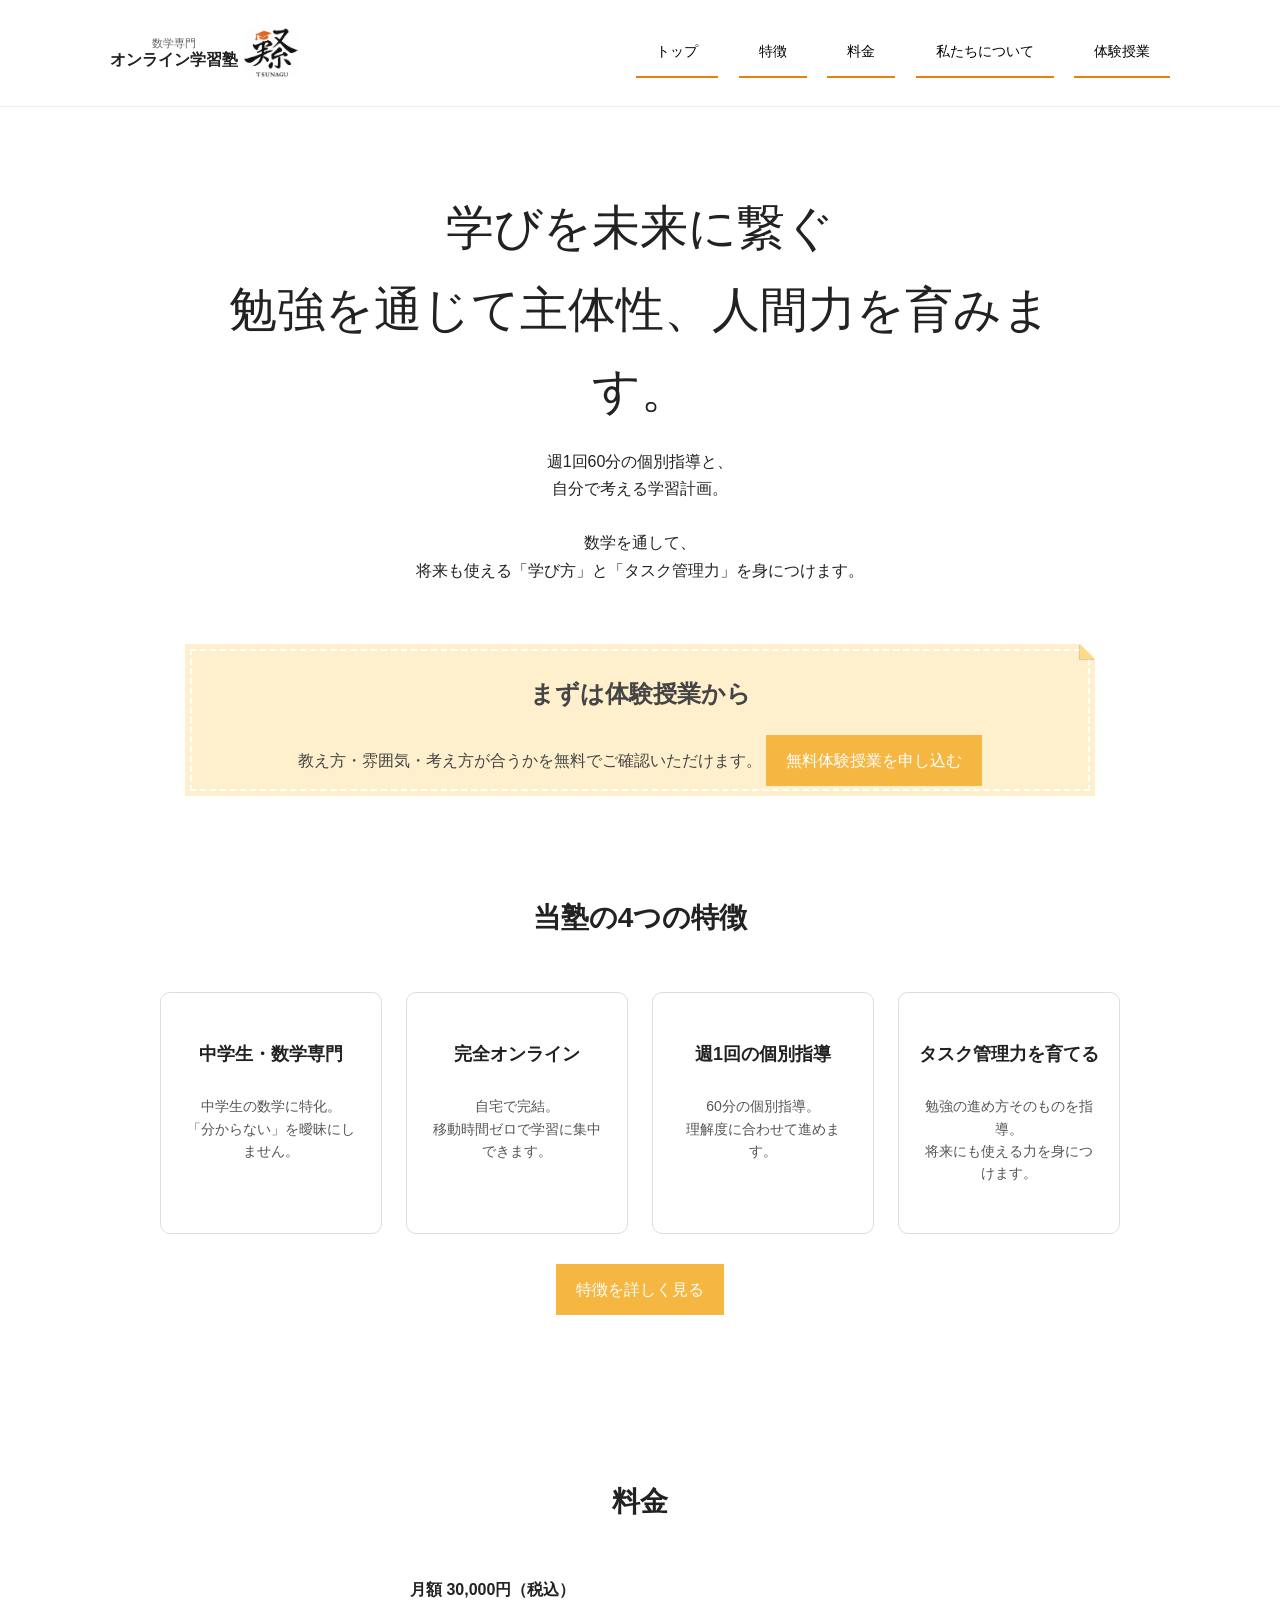
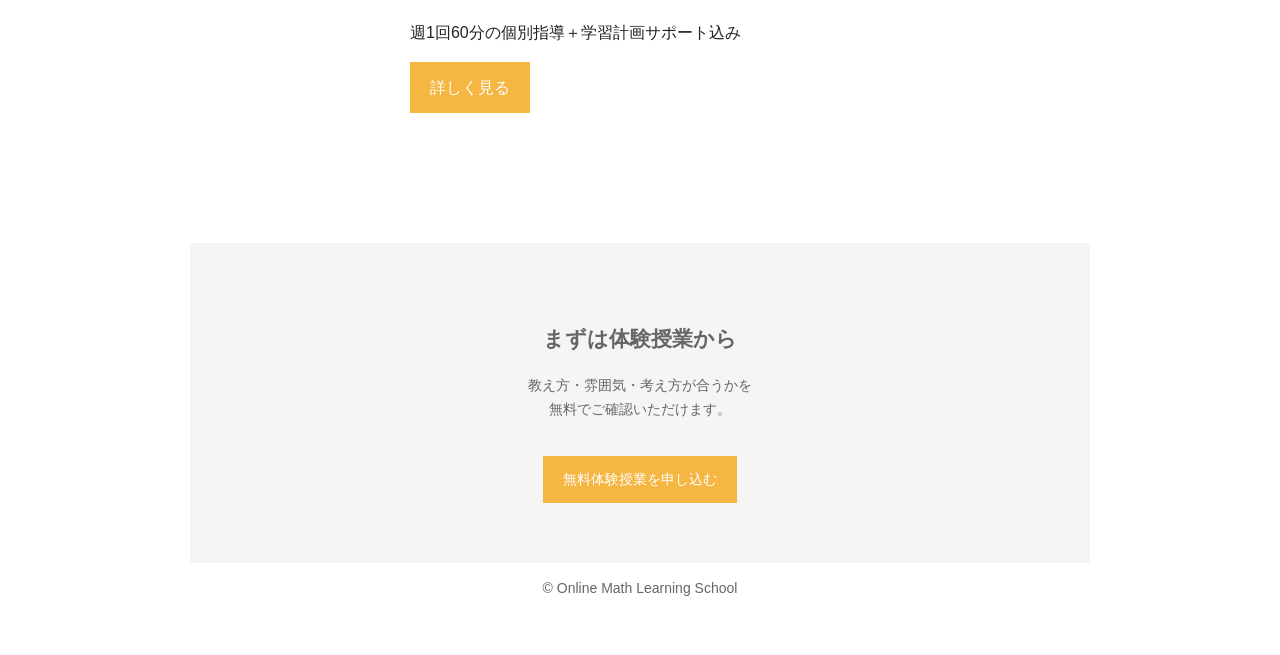
<file: index.html>
<!DOCTYPE html>
<html lang="ja">
<head>
  <link rel="stylesheet" href="css/style.css">
  <meta charset="UTF-8" />
  <meta name="viewport" content="width=device-width, initial-scale=1.0" />
  <title>数学専門 オンライン学習塾”繋”</title>
  <meta name="description" content="中学生向け数学専門のオンライン学習塾。週1回60分の個別指導と学習計画で、自分で学ぶ力とタスク管理力を育てます。" />

</head>
<body>
  <div id="header"></div>
  <!-- ヒーロー / キャッチコピー -->
  <section id="hero">
    <p class="lead">学びを未来に繋ぐ<br>
       勉強を通じて主体性、人間力を育みます。
    </p>

    <p>
      週1回60分の個別指導と、<br>
      自分で考える学習計画。<br><br>
      数学を通して、<br>
      将来も使える「学び方」と「タスク管理力」を身につけます。
    </p>
  </section>
  <section id="index-class">
    <h2>まずは体験授業から</h2>
    <p>
      教え方・雰囲気・考え方が合うかを無料でご確認いただけます。
      <a href="trial.html">無料体験授業を申し込む</a>
    </p>
  </section>

  <section class="features-section">
    <h2 class="features-title">当塾の4つの特徴</h2>

    <div class="feature-index">
      <div class="feature-item">
        <h3>中学生・数学専門</h3>
        <p>
          中学生の数学に特化。<br>
          「分からない」を曖昧にしません。
        </p>
      </div>

      <div class="feature-item">
        <h3>完全オンライン</h3>
        <p>
          自宅で完結。<br>
          移動時間ゼロで学習に集中できます。
        </p>
      </div>

      <div class="feature-item">
        <h3>週1回の個別指導</h3>
        <p>
          60分の個別指導。<br>
          理解度に合わせて進めます。
        </p>
      </div>

      <div class="feature-item">
        <h3>タスク管理力を育てる</h3>
        <p>
          勉強の進め方そのものを指導。<br>
          将来にも使える力を身につけます。
        </p>      
      </div>
    </div>
    <div class="features-cta">
      <a href="features.html" class="feature-botton">
        特徴を詳しく見る
      </a>
    </div>
  </section>

  <!-- 料金（概要） -->
  <section class="price">
    <h2 class="features-title">料金</h2>
    <p><strong>月額 30,000円（税込）</strong></p>
    <p>週1回60分の個別指導＋学習計画サポート込み</p>
    <a href="price.html">詳しく見る</a>
  </section>

  <script src="header.js"></script>
  <script src="footer.js"></script>
  <div id="footer"></div>
</body>
</html>
</file>
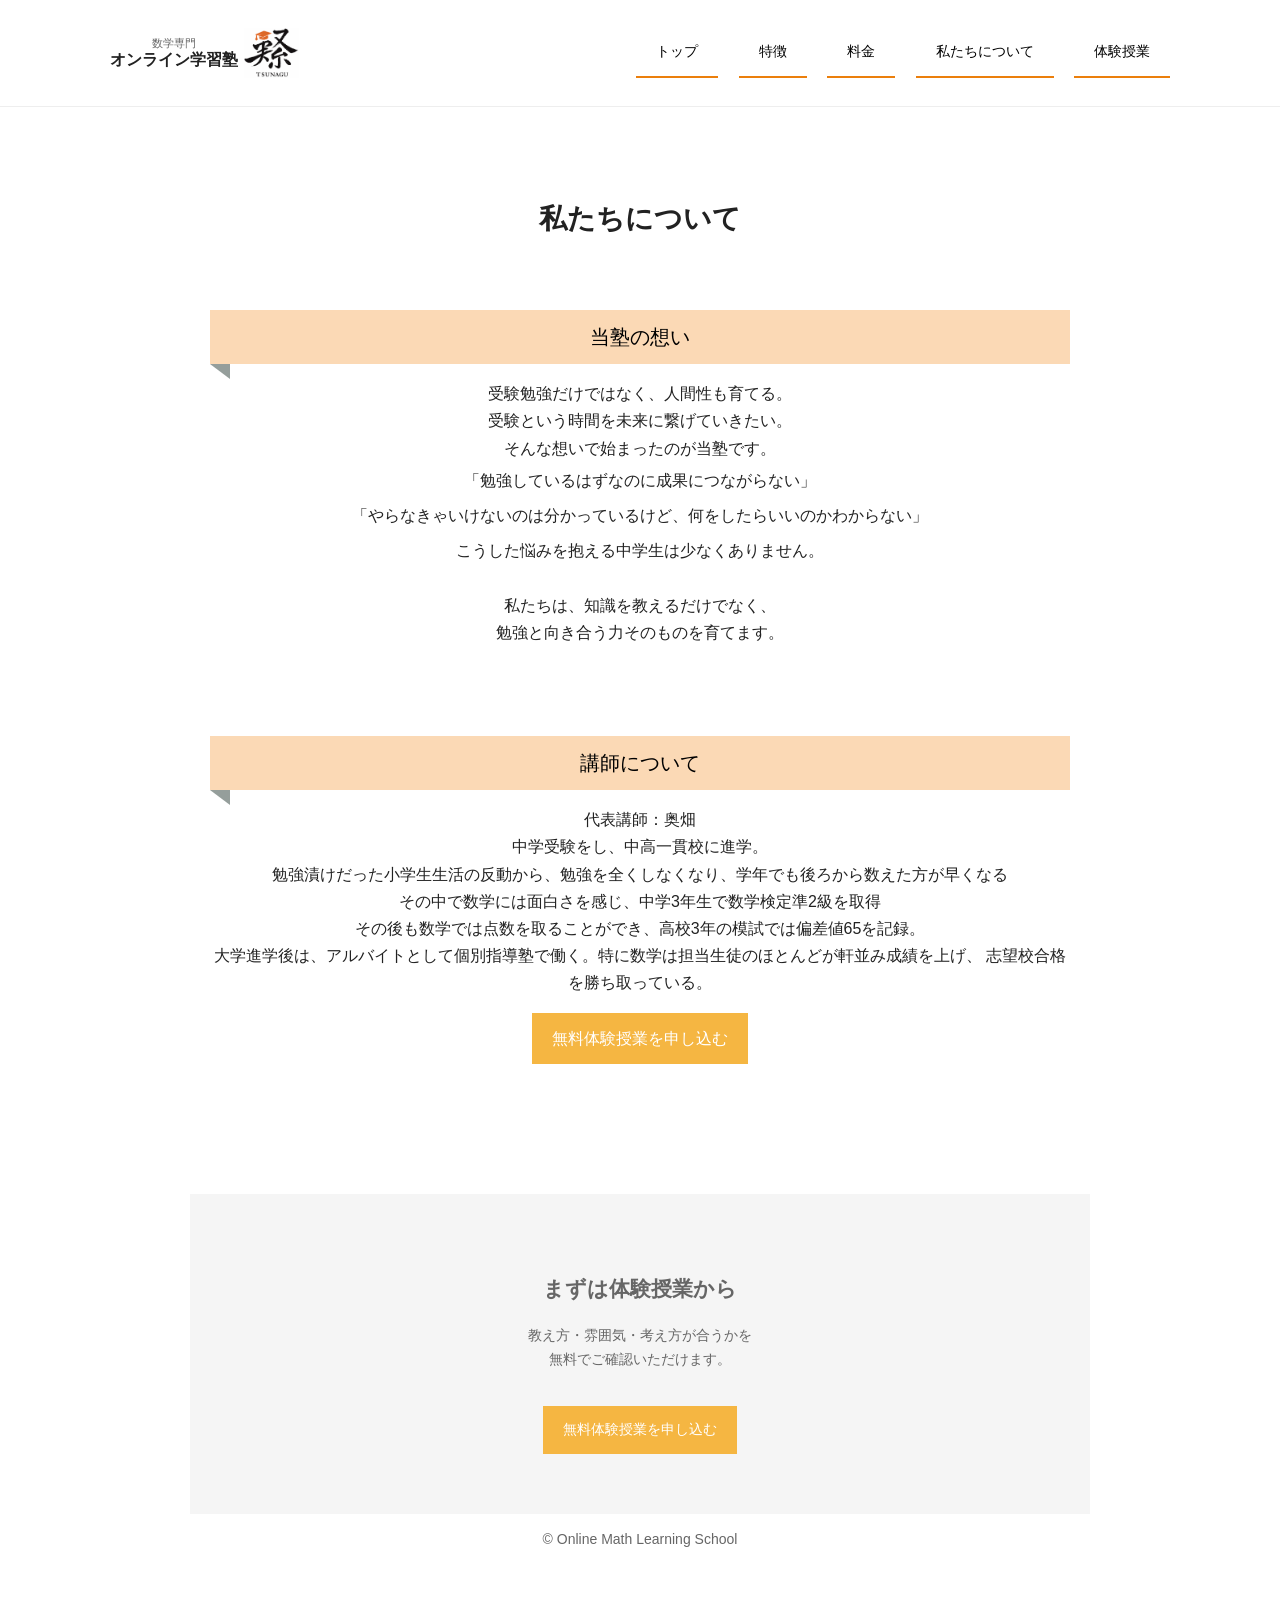
<file: about.html>
<!DOCTYPE html>
<html lang="ja">
<head>
  <meta charset="UTF-8">
  <meta name="viewport" content="width=device-width, initial-scale=1">
  <title>私たちについて｜数学専門 オンライン学習塾”繋”</title>
  <link rel="stylesheet" href="css/style.css">
</head>

<body>
  <div id="header"></div>
  <section id="hero">
    <p class="about-title">私たちについて<br><br></p>

    <p class="about-heading">当塾の想い<br></p>
    <p>
      受験勉強だけではなく、人間性も育てる。<br>
      受験という時間を未来に繋げていきたい。<br>
      そんな想いで始まったのが当塾です。<br>
      <li>「勉強しているはずなのに成果につながらない」</li>
      <li>「やらなきゃいけないのは分かっているけど、何をしたらいいのかわからない」</li>
      こうした悩みを抱える中学生は少なくありません。<br><br>
      私たちは、知識を教えるだけでなく、<br>
      勉強と向き合う力そのものを育てます。
    </p><br><br>

    <p class="about-heading">講師について<br></p>
    <p>
      代表講師：奥畑<br>
      中学受験をし、中高一貫校に進学。<br>
      勉強漬けだった小学生生活の反動から、勉強を全くしなくなり、学年でも後ろから数えた方が早くなる<br>
      その中で数学には面白さを感じ、中学3年生で数学検定準2級を取得<br>
      その後も数学では点数を取ることができ、高校3年の模試では偏差値65を記録。<br>
      大学進学後は、アルバイトとして個別指導塾で働く。特に数学は担当生徒のほとんどが軒並み成績を上げ、
      志望校合格を勝ち取っている。
    </p>

    <p>

    </p>

    <a href="trial.html">無料体験授業を申し込む</a>
  </section>
  
  



  <script src="header.js"></script>
  <script src="footer.js"></script>
  <div id="footer"></div>
</body>
</html>
</file>
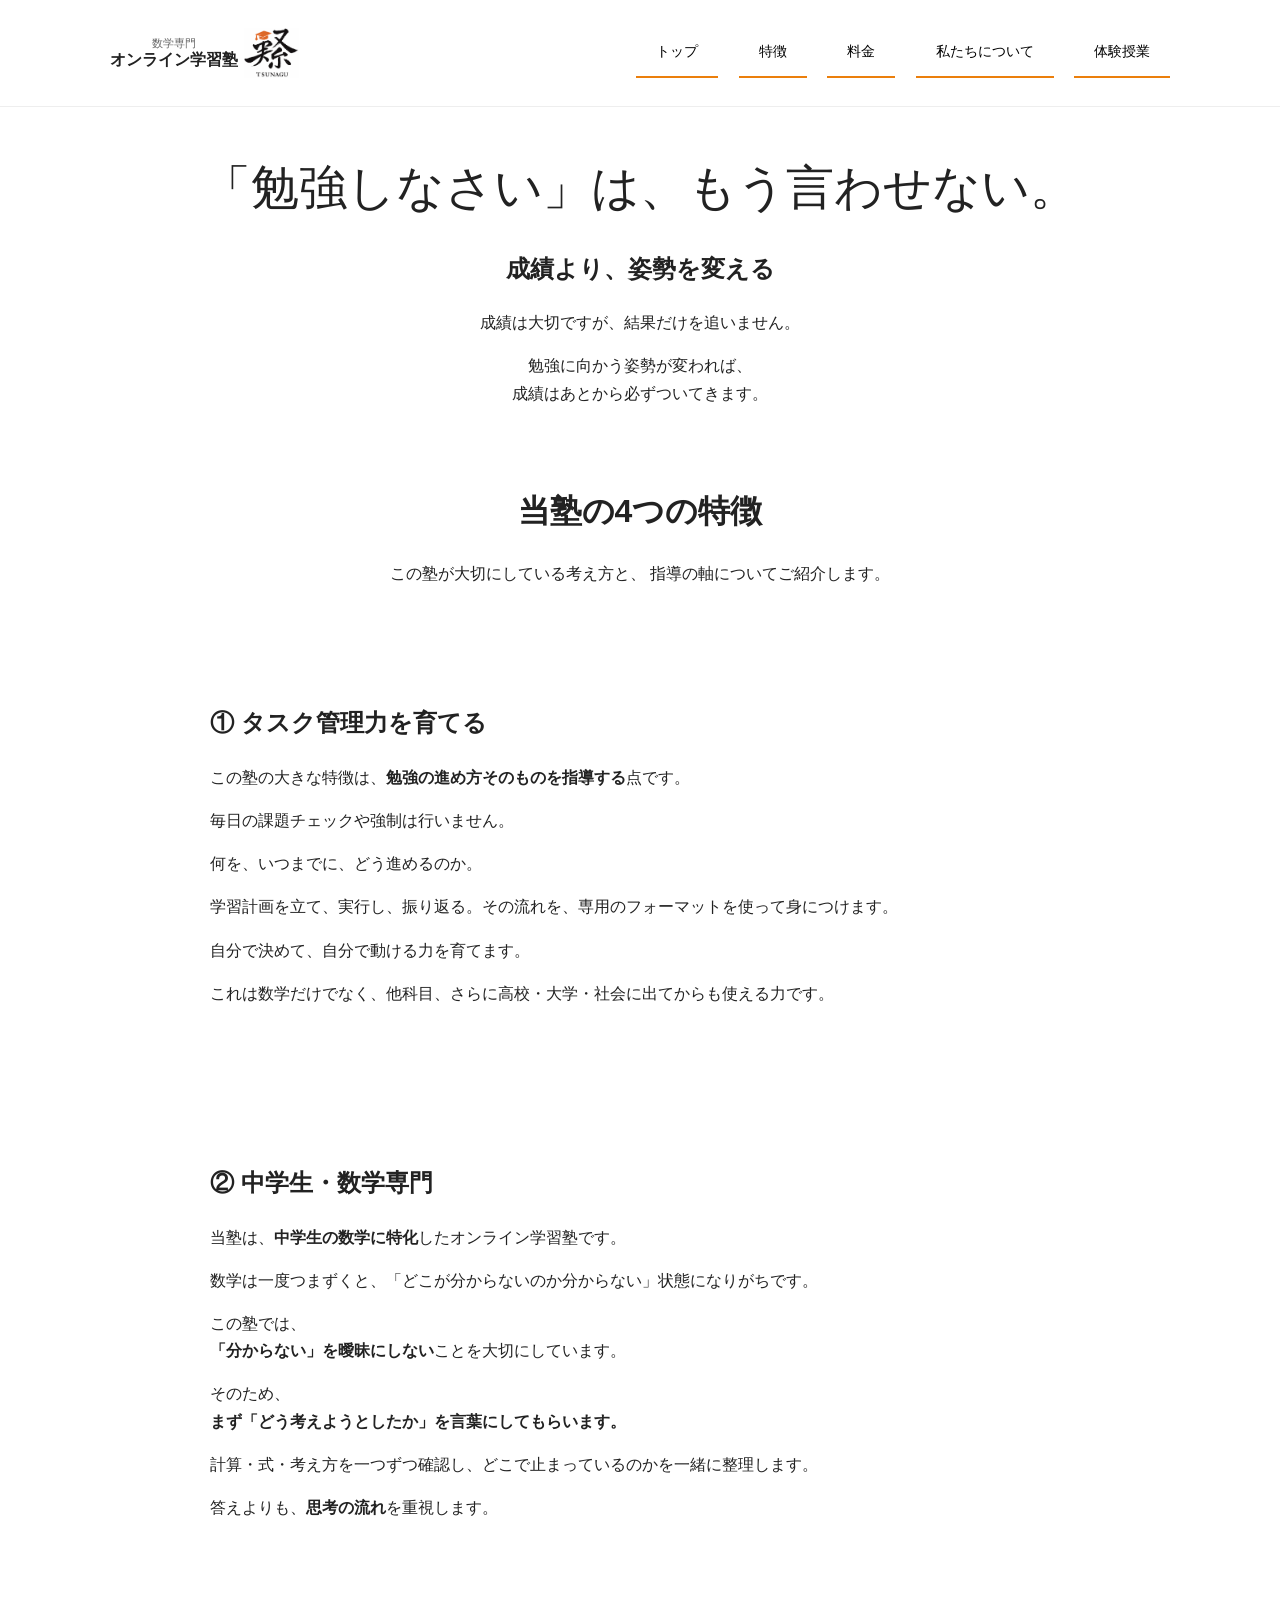
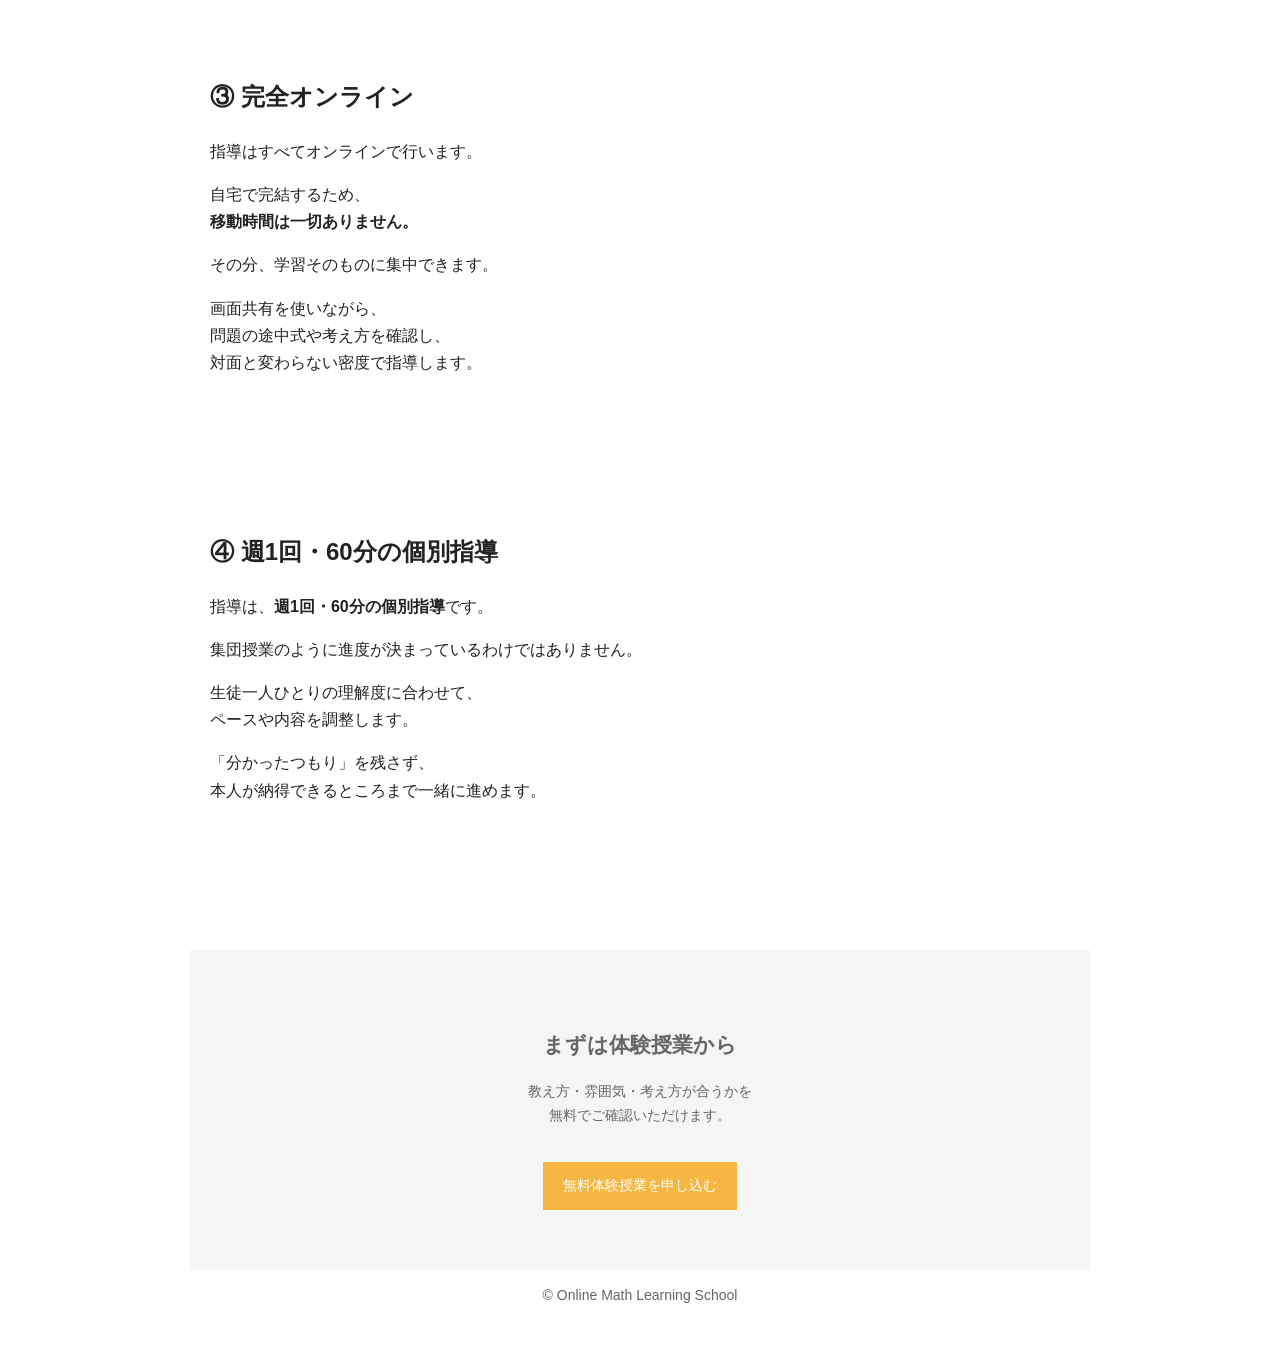
<file: features.html>
<!DOCTYPE html>
<html lang="ja">
<head>
  <meta charset="UTF-8">
  <meta name="viewport" content="width=device-width, initial-scale=1">
  <title>当塾の特徴｜数学専門 オンライン学習塾”繋”</title>
  <link rel="stylesheet" href="css/style.css">
</head>
<body>
  <div id="header"></div>
  <header class="header">
    <p class="lead">
      「勉強しなさい」は、もう言わせない。
    </p>
    <h2>成績より、姿勢を変える</h2>
      <p>
        成績は大切ですが、結果だけを追いません。
      </p>
      <p>
        勉強に向かう姿勢が変われば、<br>
        成績はあとから必ずついてきます。
      </p>
  </header>
  
  <header>
    <h1>当塾の4つの特徴</h1>
    <p>
      この塾が大切にしている考え方と、
      指導の軸についてご紹介します。
    </p>
  </header>

<!-- 特徴① -->
  <section class="feature-section">
    <h2>① タスク管理力を育てる</h2>
    <p>
      この塾の大きな特徴は、<strong>勉強の進め方そのものを指導する</strong>点です。
    </p>
    <p>
      毎日の課題チェックや強制は行いません。
    </p>
    <p>
      何を、いつまでに、どう進めるのか。
    </p>
    <p>
      学習計画を立て、実行し、振り返る。その流れを、専用のフォーマットを使って身につけます。
    </p>
    <p>
      自分で決めて、自分で動ける力を育てます。
    </p>
    <p>
      これは数学だけでなく、他科目、さらに高校・大学・社会に出てからも使える力です。
    </p>
  </section>

  <!-- 特徴② -->
  <section class="feature-section">
    <h2>② 中学生・数学専門</h2>
    <p>
      当塾は、<strong>中学生の数学に特化</strong>したオンライン学習塾です。
    </p>
    <p>
      数学は一度つまずくと、「どこが分からないのか分からない」状態になりがちです。
    </p>
    <p>
      この塾では、<br>
      <strong>「分からない」を曖昧にしない</strong>ことを大切にしています。
    </p>
    <p> 
      そのため、<br>
      <strong>まず「どう考えようとしたか」を言葉にしてもらいます。</strong>
    </p>
    <p>
      計算・式・考え方を一つずつ確認し、どこで止まっているのかを一緒に整理します。
    </p>
    <p> 
      答えよりも、<strong>思考の流れ</strong>を重視します。
    </p>
  </section>

  <!-- 特徴③ -->
  <section class="feature-section">
    <h2>③ 完全オンライン</h2>
    <p>
      指導はすべてオンラインで行います。
    </p>
    <p>
      自宅で完結するため、<br>
      <strong>移動時間は一切ありません。</strong>
    </p>
    <p>
      その分、学習そのものに集中できます。
    </p>
    <p>
      画面共有を使いながら、<br>
      問題の途中式や考え方を確認し、<br>
      対面と変わらない密度で指導します。
    </p>
  </section>

  <!-- 特徴④ -->
  <section class="feature-section">
    <h2>④ 週1回・60分の個別指導</h2>
    <p>
      指導は、<strong>週1回・60分の個別指導</strong>です。
    </p>
    <p>
      集団授業のように進度が決まっているわけではありません。
    </p>
    <p>
      生徒一人ひとりの理解度に合わせて、<br>
      ペースや内容を調整します。
    </p>
    <p>
      「分かったつもり」を残さず、<br>
      本人が納得できるところまで一緒に進めます。
    </p>
  </section>
</main>


  <script src="header.js"></script>
  <script src="footer.js"></script>
  <div id="footer"></div>
</body>
</html>
</file>
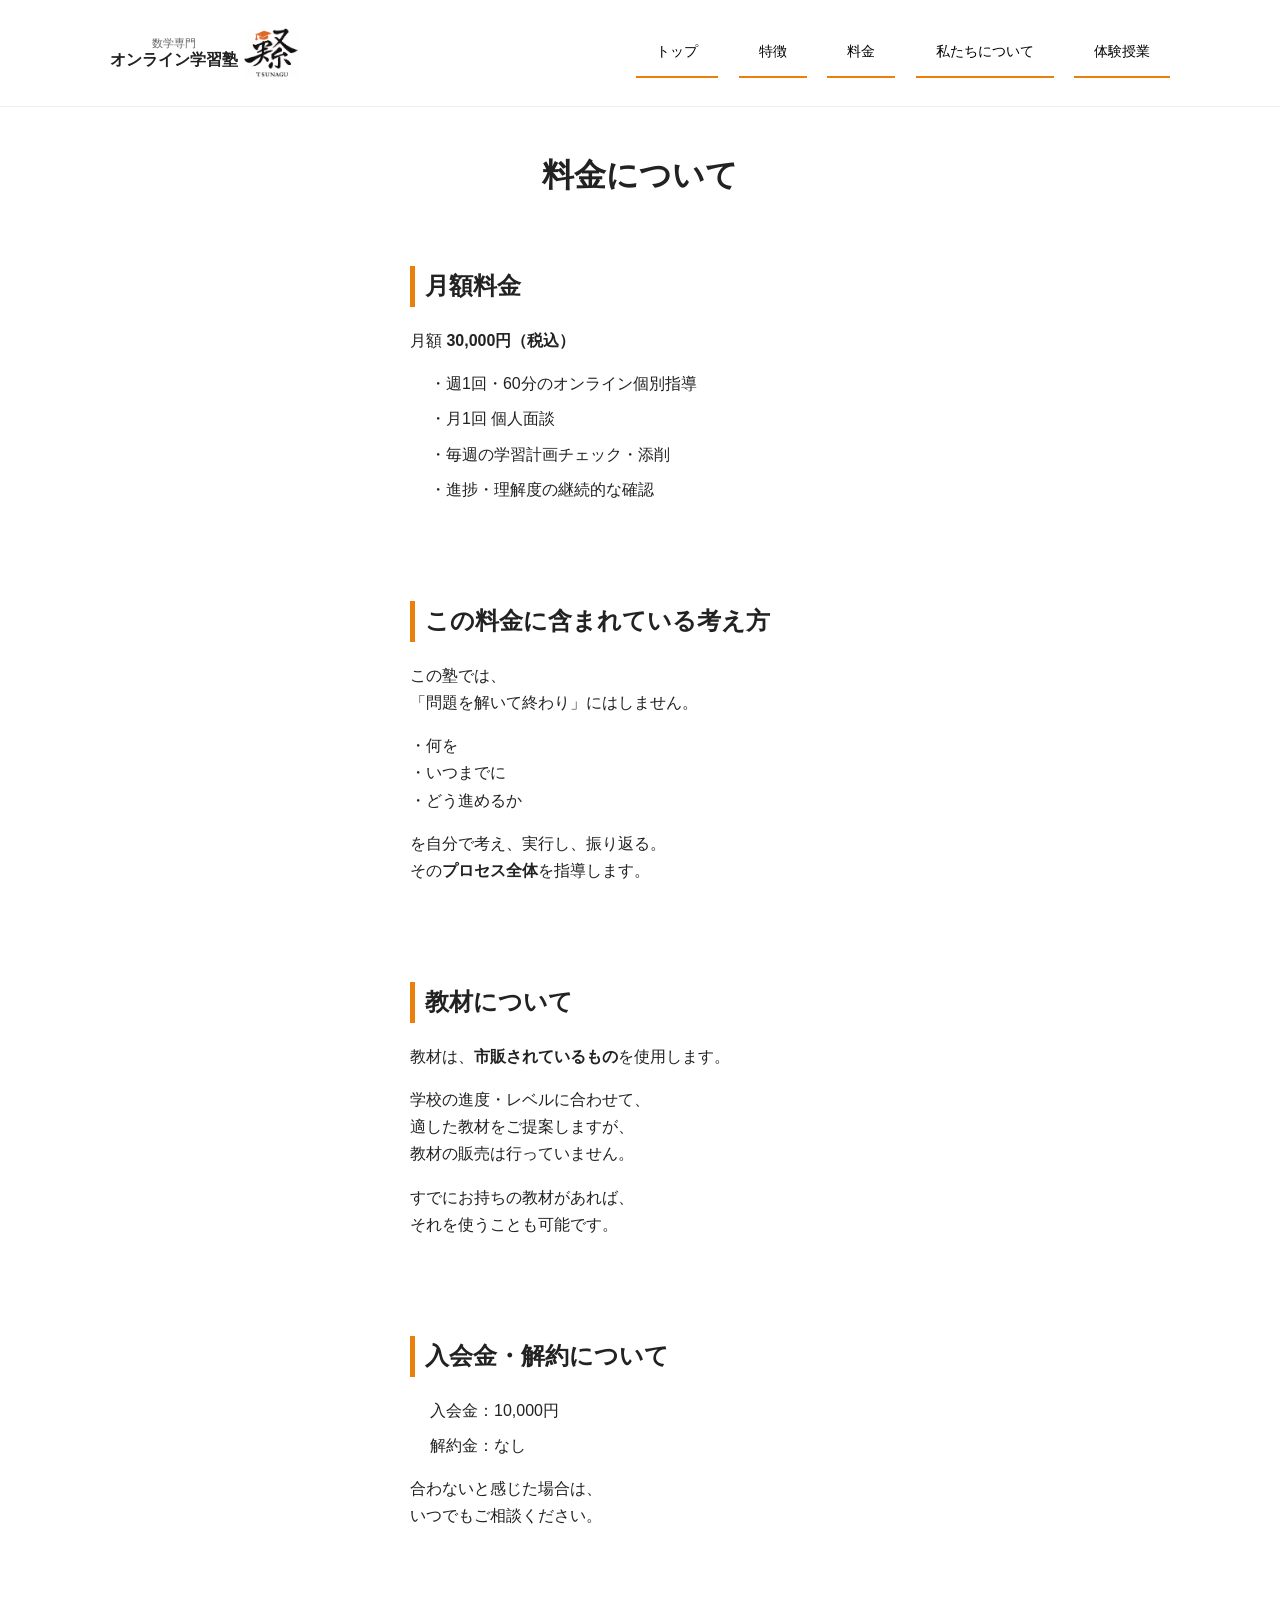
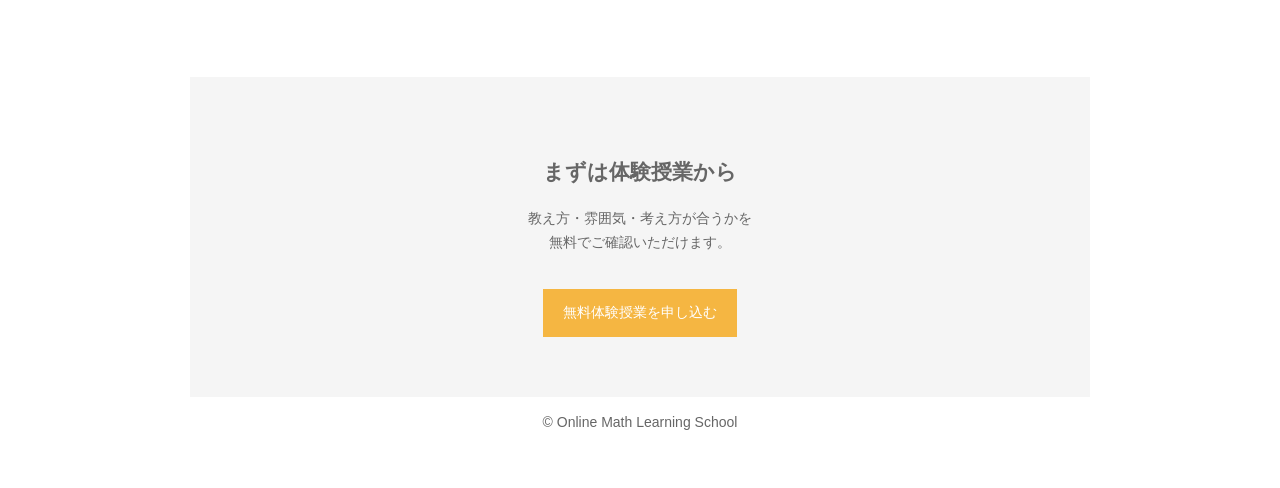
<file: price.html>
<!DOCTYPE html>
<html lang="ja">
<head>
  <meta charset="UTF-8">
  <meta name="viewport" content="width=device-width, initial-scale=1">
  <title>料金について｜数学専門 オンライン学習塾”繋”</title>
  <link rel="stylesheet" href="css/style.css">
</head>
<body>

  <div id="header"></div>
  <header class="header">
    <h1>料金について</h1>
  </header>

  <main class="price">
    <section class="price-section">
      <h2 class="price-amount">月額料金</h2>
      <p>
        月額 <strong>30,000円（税込）</strong>
      </p>

      <ul>
        <li>・週1回・60分のオンライン個別指導</li>
        <li>・月1回 個人面談</li>
        <li>・毎週の学習計画チェック・添削</li>
        <li>・進捗・理解度の継続的な確認</li>
      </ul>
    </section>

    <section class="price-section">
      <h2 class="price-amount">この料金に含まれている考え方</h2>
      <p>
        この塾では、<br>
        「問題を解いて終わり」にはしません。
      </p>

      <p>
        ・何を<br>
        ・いつまでに<br>
        ・どう進めるか
      </p>

      <p>
        を自分で考え、実行し、振り返る。<br>
        その<strong>プロセス全体</strong>を指導します。
      </p>
    </section>

    <section class="price-section">
      <h2 class="price-amount">教材について</h2>
      <p>
        教材は、<strong>市販されているもの</strong>を使用します。
      </p>

      <p>
        学校の進度・レベルに合わせて、<br>
        適した教材をご提案しますが、<br>
        教材の販売は行っていません。
      </p>

      <p>
        すでにお持ちの教材があれば、<br>
        それを使うことも可能です。
      </p>
    </section>

    <section class="price-section">
      <h2 class="price-amount">入会金・解約について</h2>
      <ul>
        <li>入会金：10,000円</li>
        <li>解約金：なし</li>
      </ul>

      <p>
        合わないと感じた場合は、<br>
        いつでもご相談ください。
      </p>
    </section>
  </main>

  <script src="header.js"></script>
  <script src="footer.js"></script>
  <div id="footer"></div>
</body>
</html>
</file>
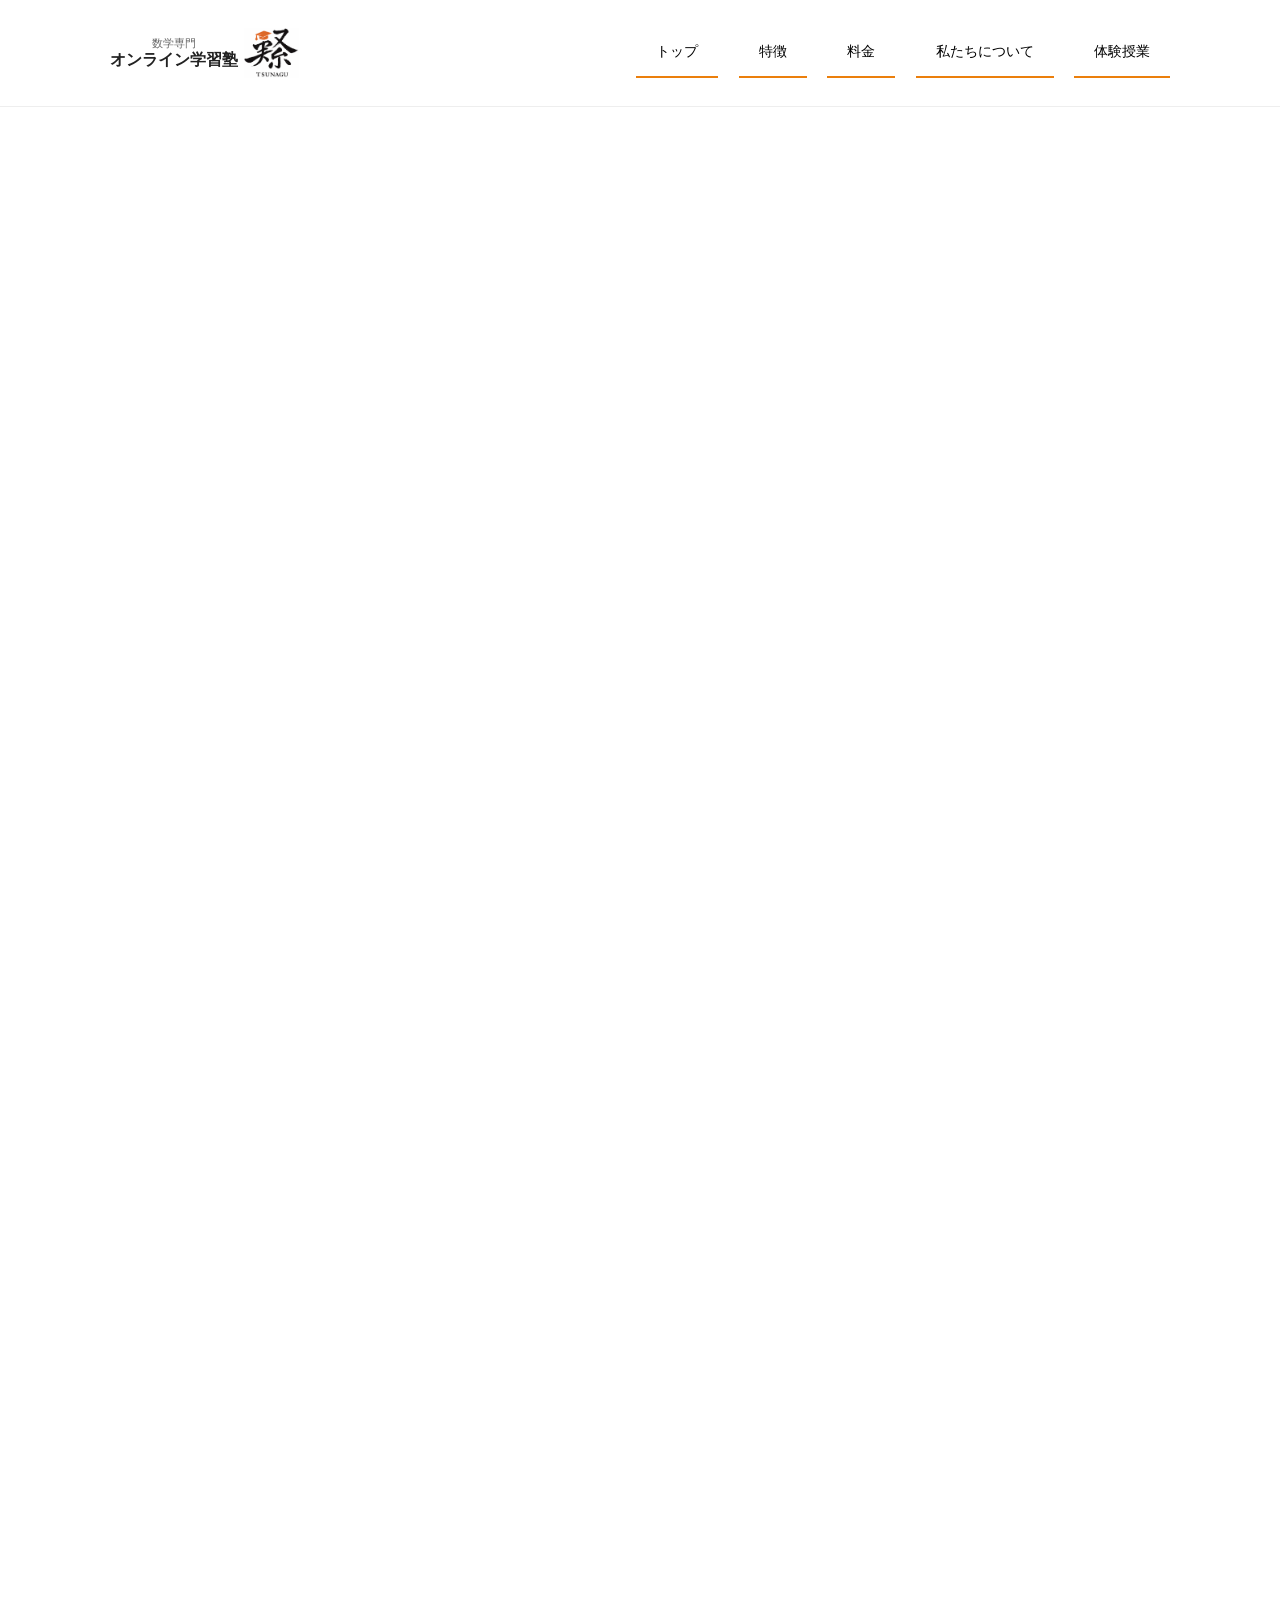
<file: trial.html>
<!DOCTYPE html>
<html lang="ja">
<head>
  <meta charset="UTF-8">
  <meta name="viewport" content="width=device-width, initial-scale=1">
  <title>無料体験授業｜数学専門 オンライン学習塾”繋”</title>
  <link rel="stylesheet" href="css/style.css">
</head>
<body>
  <div id="header"></div>
  <header class="header">
  <div class="form-container">
    <iframe src="https://docs.google.com/forms/d/e/1FAIpQLScir-vnsIQ9e7Fzux7O_q-KJ37ciTjW_L08HJ2ExR8dfc44cA/viewform?embedded=true">読み込んでいます…</iframe>
  </div>
  <script src="header.js"></script>
</body>
</html>
</file>
<file: css/style.css>
/* ===== Base ===== */
* {
  box-sizing: border-box;
}

body {
  margin: 0;
  font-family: -apple-system, BlinkMacSystemFont, "Segoe UI", Roboto,
    "Hiragino Kaku Gothic ProN", "Hiragino Sans", Meiryo, sans-serif;
  line-height: 1.7;
  color: #222;
}

a {
  color: #fff;
  background: #f5b642;
  text-decoration: none;
  padding: 12px 20px;
  display: inline-block;
}

a:hover {
  opacity: 0.85;
}

/* ===== Layout ===== */
header {
  padding: 20px 2px;
  text-align: center;
}

section {
  padding: 60px 20px;
  max-width: 900px;
  margin: 0 auto;
}

footer {
  text-align: center;
  padding: 40px 20px;
  font-size: 14px;
  color: #666;
}

/* ===== Hero ===== */
#hero {
  text-align: center;
}

#hero p {
  margin-bottom: 5px;
}

/* ===== Lists ===== */
ul {
  padding-left: 0px;
}

li {
  list-style: none;
  margin-bottom: 8px;
}

/* ===== CTA ===== */
#cta {
  background: #f5f5f5;
  text-align: center;
  margin-top: 30px;
}

#cta a {
  margin-top: 20px;
}


.lead {
  font-size: 3rem;
  margin-top: 20px;
  margin-bottom: 20px;
}

@media (max-width: 768px) {

  .lead {
    font-size: 1.6rem;
  }

}

/* ===== index.htmlの特徴セクション ===== */

.features-section {
  max-width: 1000px;
  margin: 0 auto;
  padding: 80px 20px;
}

.features-title {
  text-align: center;
  font-size: 28px;
  margin-bottom: 50px;
}

.feature-index {
  display: grid;
  grid-template-columns: repeat(4, 1fr);
  gap: 24px;
}

.feature-item {
  padding: 28px 20px;
  border: 1px solid #ddd;
  border-radius: 10px;
  text-align: center;
  background: #fff;

  display: flex;
  flex-direction: column;
}


.feature-item h3 {
  font-size: 18px;
  margin-bottom: 12px;
}

.feature-item p {
  font-size: 14px;
  color: #555;
  margin-bottom: 20px;
  line-height: 1.6;
}

.features-cta {
  text-align: center;
  margin-top: 30px;
}

.feature-button {
  margin-top: auto;   /* ← これが超重要 */
  text-align: center; /* 横中央 */
  padding: 10px 16px;
  margin-top: 30px;
  border: 1px solid #222;
  color: #f5bc42;
  text-decoration: none;
  font-size: 14px;
}

.feature-button:hover {
  background: #222;
  color: #fff;
}


/* ===== スマホ対応 ===== */

@media (max-width: 768px) {
  .feature-index {
    grid-template-columns: 1fr;
  }
}


.trial {
  max-width: 800px;
  margin: 0 auto;
  padding: 0 20px;
}

.trial-section {
  margin-bottom: 50px;
}

.trial-section ul {
  padding-left: 20px;
}

.cta {
  text-align: center;
}

.button {
  display: inline-block;
  margin-top: 20px;
  padding: 12px 24px;
  background: #222;
  color: #fff;
  text-decoration: none;
}

.price {
  max-width: 500px;
  margin: 0 auto;
  text-align: left;
}

.price-section {
  margin-top: 1px;
  margin-bottom: 1px;
  padding-top: 1px;
}

.price-amount {
  font-size: 24px;
  margin: 20px 0;
  border-left: 5px solid #eb7f0c;
  padding-left: 10px;
}

.price-section ul {
  padding-left: 20px;
}


.site-header {
  background: #fff;
  border-bottom: 1px solid #eee;
}

.header-inner {
  max-width: 1100px;
  margin: 0 auto;

  display: flex;
  align-items: center;
  justify-content: space-between;

  padding: 8px 20px;
}

.header-brand {
  display: flex;
  align-items: center;
  gap: 6px; 
}

@media (max-width: 768px) {

  .header-inner {
    flex-direction: column;
    align-items: center;
  }

  .header-nav {
    margin-top: 10px;
  }

  .header-nav a {
    margin: 6px;
    font-size: 13px;
  }

}

.brand-text {
  display: flex;
  flex-direction: column; /* ← 上下に並べる */
  line-height: 1.2;
}

.brand-sub {
  font-size: 11px;
  color: #666;
}

.brand-main {
  font-size: 16px;
  font-weight: bold;
}

.header-nav a {
  margin-left: 16px;
  font-size: 14px;
  text-decoration: none;
  background-color: #fff;
  color: black;
  border-bottom: 2px solid #eb7f0c;
}

/* ロゴ */
.logo {
  height: 50px;
  width: auto;
}

/* ナビ */
.nav a {
  margin-left: 16px;
  text-decoration: none;
  color: #424bf5;
  font-size: 14px;
}

.about-title {
  font-size: 28px;
  font-weight: bold;
}

.about-heading {
  position: relative;
  padding: 0.5em;
  background: #fbd9b5;
  color: black;
  font-size: 20px;
}

.about-heading::before {
  position: absolute;
  content: '';
  top: 100%;
  left: 0;
  border: none;
  border-bottom: solid 15px transparent;
  border-right: solid 20px rgb(149, 158, 155);
}

.title {
  text-align: center;
}


#index-class{
    position: relative;
    background: #fff0cd;
    box-shadow: 0px 0px 0px 5px #fff0cd;
    border: dashed 2px white;
    padding: 0.2em 0.5em;
    color: #454545;
    text-align: center;
}
#index-class:after{
    position: absolute;
    content: '';
    right: -7px;
    top: -7px;
    border-width: 0 15px 15px 0;
    border-style: solid;
    border-color: #ffdb88 #fff #ffdb88;
    box-shadow: -1px 1px 1px rgba(0, 0, 0, 0.15);
}
#index-class p {
    margin: 0; 
    padding: 0;
}

.form-container {
  width: 100%;
}

.form-container iframe {
  width: 100%;
  height: 4300px;
  border: none;
}
@media (max-width: 768px) {
  .form-container iframe {
    height: 4600px;
  }
}
</file>
